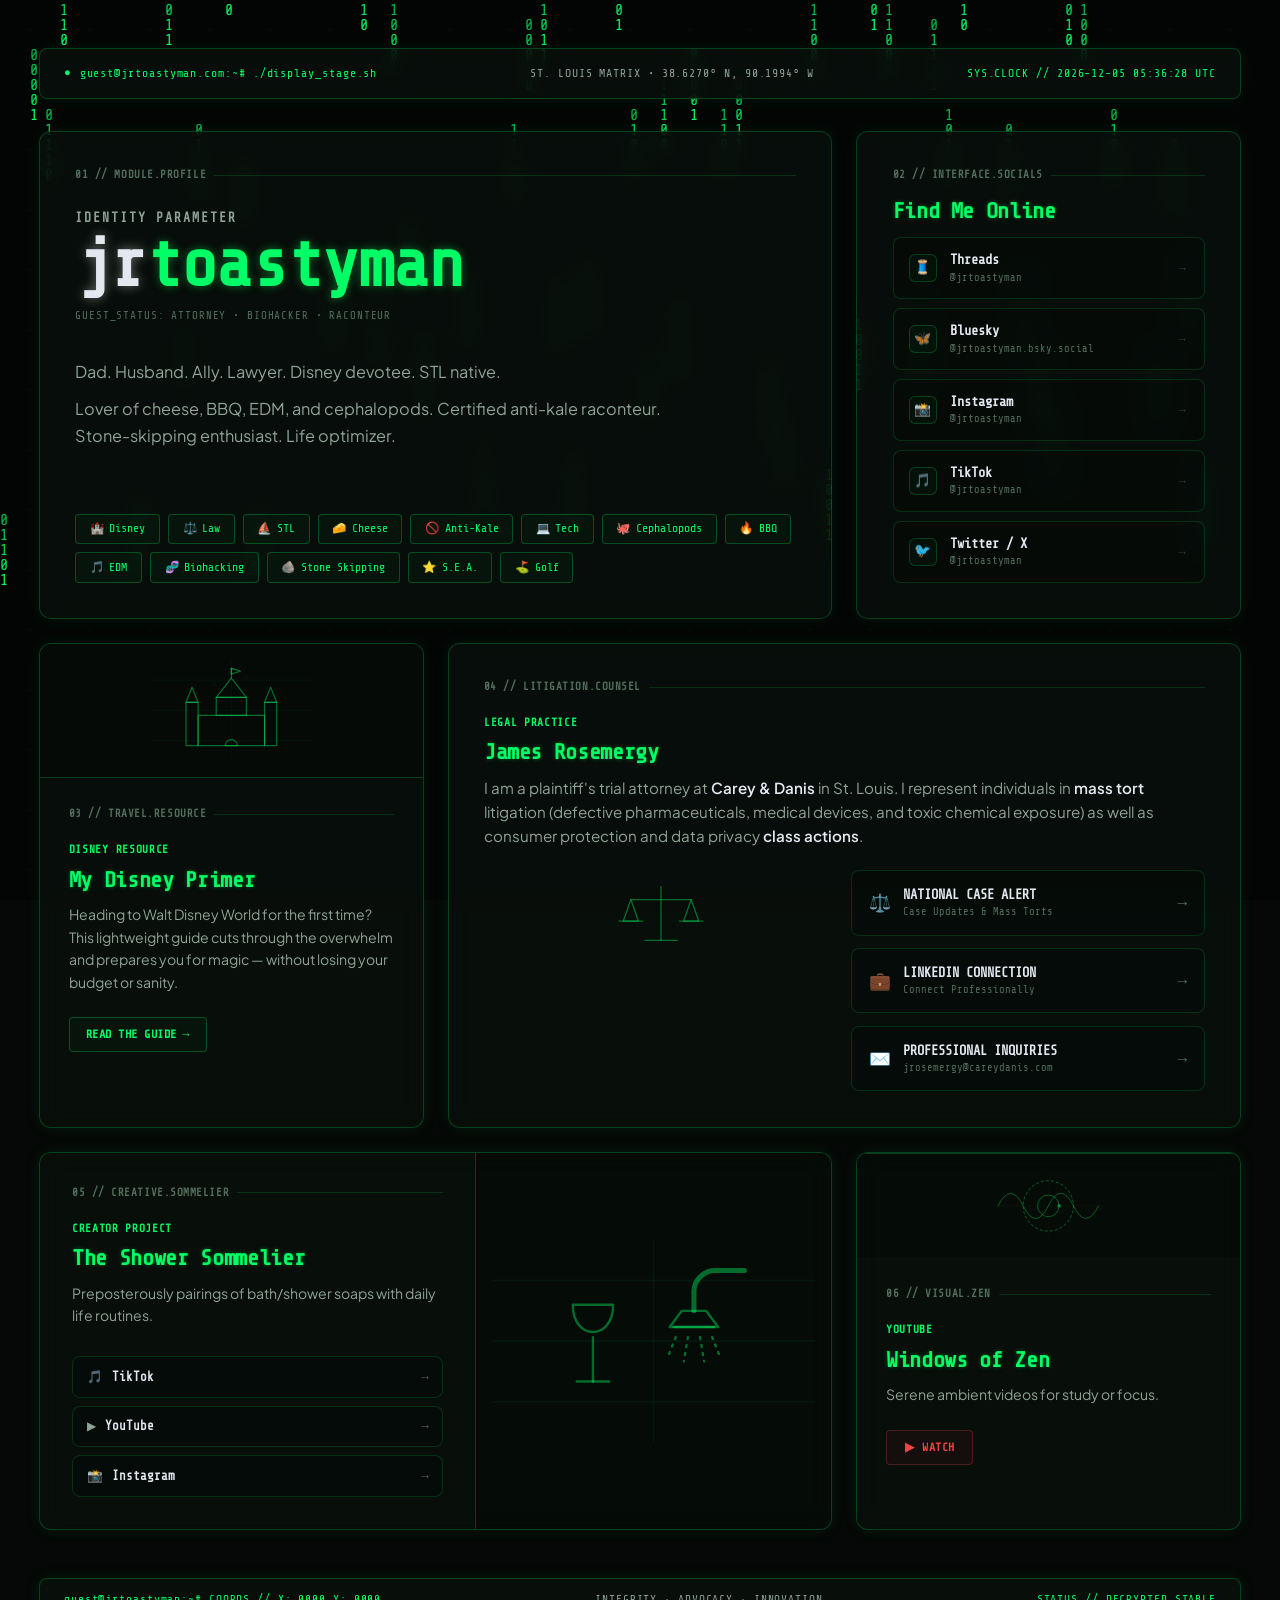
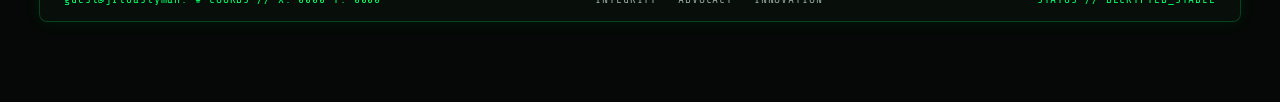
<file: index.html>
<!DOCTYPE html>
<html lang="en">
<head>
  <meta charset="UTF-8" />
  <meta name="viewport" content="width=device-width, initial-scale=1.0" />
  <title>@jrtoastyman | Matrix Terminal Landing Page</title>
  <meta name="description" content="Dad. Husband. Ally. Lawyer. Disney devotee. STL native. Lover of cheese, BBQ, EDM, and cephalopods. Raconteur & stone-skipping enthusiast." />
  
  <!-- Preconnect & Fonts -->
  <link rel="preconnect" href="https://fonts.googleapis.com" />
  <link rel="preconnect" href="https://fonts.gstatic.com" crossorigin />
  <link href="https://fonts.googleapis.com/css2?family=Outfit:wght@500;700;800;900&family=Plus+Jakarta+Sans:wght@400;500;600;700&family=Share+Tech+Mono&display=swap" rel="stylesheet" />
  
  <!-- CSS Stylesheet -->
  <link rel="stylesheet" href="style.css" />
</head>
<body>

  <!-- Matrix Digital Code Canvas -->
  <canvas id="matrix-canvas"></canvas>
  <div class="grid-lines"></div>

  <div class="page-wrapper">
    <!-- Top Active Terminal Header -->
    <header class="hud-header">
      <div class="header-left">
        <span class="pulse-indicator">●</span>
        <span>guest@jrtoastyman.com:~# ./display_stage.sh</span>
      </div>
      <div class="header-center">
        ST. LOUIS MATRIX &bull; 38.6270° N, 90.1994° W
      </div>
      <div class="header-right">
        SYS.CLOCK // <span id="hud-clock">00:00:00 UTC</span>
      </div>
    </header>

    <main class="bento-grid">
      <!-- 01: HERO CARD (Row 1, span 2) -->
      <section class="bento-card hero-card" id="hero-card">
        <div class="card-content">
          <div class="card-num-strip">01 // MODULE.PROFILE</div>
          
          <div class="hero-block">
            <p class="hero-subtitle">identity parameter</p>
            <h1 class="hero-title"><span>jr</span>toastyman</h1>
            <p class="hero-details">guest_status: attorney &bull; biohacker &bull; raconteur</p>
          </div>
          
          <div class="hero-bio">
            <p>Dad. Husband. Ally. Lawyer. Disney devotee. STL native.</p>
            <p>Lover of cheese, BBQ, EDM, and cephalopods. Certified anti-kale raconteur. Stone-skipping enthusiast. Life optimizer.</p>
          </div>
          
          <div class="tag-cloud">
            <span class="tag"><span class="tag-icon">🏰</span> Disney</span>
            <span class="tag"><span class="tag-icon">⚖️</span> Law</span>
            <span class="tag"><span class="tag-icon">⛵</span> STL</span>
            <span class="tag"><span class="tag-icon">🧀</span> Cheese</span>
            <span class="tag"><span class="tag-icon">🚫</span> Anti-Kale</span>
            <span class="tag"><span class="tag-icon">💻</span> Tech</span>
            <span class="tag"><span class="tag-icon">🐙</span> Cephalopods</span>
            <span class="tag"><span class="tag-icon">🔥</span> BBQ</span>
            <span class="tag"><span class="tag-icon">🎵</span> EDM</span>
            <span class="tag"><span class="tag-icon">🧬</span> Biohacking</span>
            <span class="tag"><span class="tag-icon">🪨</span> Stone Skipping</span>
            <span class="tag"><span class="tag-icon">⭐</span> S.E.A.</span>
            <span class="tag"><span class="tag-icon">⛳</span> Golf</span>
          </div>
        </div>
      </section>

      <!-- 02: SOCIALS INTERFACE (Row 1, span 1) -->
      <section class="bento-card socials-card" id="socials-card">
        <div class="card-content">
          <div>
            <div class="card-num-strip">02 // INTERFACE.SOCIALS</div>
            <h2 class="card-heading">Find Me Online</h2>
            
            <div class="socials-list">
              <a href="https://www.threads.net/@jrtoastyman" target="_blank" rel="noopener" class="social-item">
                <div class="social-icon">🧵</div>
                <div class="social-info">
                  <span class="social-name">Threads</span>
                  <span class="social-handle">@jrtoastyman</span>
                </div>
                <span class="social-arrow">→</span>
              </a>

              <a href="https://bsky.app/profile/jrtoastyman.com" target="_blank" rel="noopener" class="social-item">
                <div class="social-icon">🦋</div>
                <div class="social-info">
                  <span class="social-name">Bluesky</span>
                  <span class="social-handle">@jrtoastyman.bsky.social</span>
                </div>
                <span class="social-arrow">→</span>
              </a>

              <a href="https://www.instagram.com/jrtoastyman/" target="_blank" rel="noopener" class="social-item">
                <div class="social-icon">📸</div>
                <div class="social-info">
                  <span class="social-name">Instagram</span>
                  <span class="social-handle">@jrtoastyman</span>
                </div>
                <span class="social-arrow">→</span>
              </a>

              <a href="https://www.tiktok.com/@jrtoastyman" target="_blank" rel="noopener" class="social-item">
                <div class="social-icon">🎵</div>
                <div class="social-info">
                  <span class="social-name">TikTok</span>
                  <span class="social-handle">@jrtoastyman</span>
                </div>
                <span class="social-arrow">→</span>
              </a>

              <a href="https://twitter.com/jrtoastyman" target="_blank" rel="noopener" class="social-item">
                <div class="social-icon">🐦</div>
                <div class="social-info">
                  <span class="social-name">Twitter / X</span>
                  <span class="social-handle">@jrtoastyman</span>
                </div>
                <span class="social-arrow">→</span>
              </a>
            </div>
          </div>
        </div>
      </section>

      <!-- 03: DISNEY MODULE (Row 2, span 1) -->
      <a href="https://www.wdwfirsttimer.com/" target="_blank" rel="noopener" class="bento-card disney-card" id="disney-card">
        <div class="card-image-wrapper">
          <!-- Outline Castle Vector schematic -->
          <svg class="schematic-svg" viewBox="0 0 160 100">
            <!-- Coordinates grid -->
            <line x1="0" y1="20" x2="160" y2="20" class="schematic-grid" />
            <line x1="0" y1="50" x2="160" y2="50" class="schematic-grid" />
            <line x1="0" y1="80" x2="160" y2="80" class="schematic-grid" />
            <line x1="80" y1="0" x2="80" y2="100" class="schematic-grid" />
            
            <!-- Left Tower block -->
            <rect x="35" y="42" width="12" height="43" fill="none" />
            <polygon points="35,42 41,27 47,42" fill="none" />
            
            <!-- Right Tower block -->
            <rect x="113" y="42" width="12" height="43" fill="none" />
            <polygon points="113,42 119,27 125,42" fill="none" />
            
            <!-- Main Wall block -->
            <rect x="47" y="55" width="66" height="30" fill="none" />
            
            <!-- Center Keep block -->
            <rect x="65" y="37" width="30" height="18" fill="none" />
            <polygon points="65,37 80,18 95,37" fill="none" />
            
            <!-- Castle Flag Pole & Flag Banner -->
            <line x1="80" y1="18" x2="80" y2="8" />
            <path class="castle-flag" d="M 80 8 L 89 11 L 80 14 Z" fill="none" />
            
            <!-- Gate Arch -->
            <path d="M 74 85 A 6 6 0 0 1 86 85 Z" fill="none" />
            
            <!-- Neon Sparkles -->
            <polygon class="magic-sparkle sparkle-1" points="63,22 65,24 63,26 61,24" />
            <polygon class="magic-sparkle sparkle-2" points="95,15 97,17 95,19 93,17" />
          </svg>
        </div>
        <div class="card-content">
          <div>
            <div class="card-num-strip">03 // TRAVEL.RESOURCE</div>
            <span class="card-tag">Disney Resource</span>
            <h2 class="card-heading">My Disney Primer</h2>
            <p class="card-desc">Heading to Walt Disney World for the first time? This lightweight guide cuts through the overwhelm and prepares you for magic — without losing your budget or sanity.</p>
          </div>
          <span class="card-link">Read the Guide <span class="arrow">→</span></span>
        </div>
      </a>

      <!-- 04: LEGAL PROFESSIONAL Practice (Row 2, span 2) -->
      <section class="bento-card pro-card" id="pro-card">
        <div class="card-content">
          <div>
            <div class="card-num-strip">04 // LITIGATION.COUNSEL</div>
            <span class="card-tag">Legal Practice</span>
            <h2 class="card-heading">James Rosemergy</h2>
            
            <p class="pro-desc">
              I am a plaintiff's trial attorney at <strong>Carey &amp; Danis</strong> in St. Louis. I represent individuals in <strong>mass tort</strong> litigation (defective pharmaceuticals, medical devices, and toxic chemical exposure) as well as consumer protection and data privacy <strong>class actions</strong>.
            </p>
          </div>

          <div>
            <div class="pro-links">
              <!-- Digital Justice Scales Vector -->
              <div style="width: 100%; display: flex; justify-content: center; padding: 0.5rem 0;">
                <svg class="schematic-svg" style="height: 70px; width: 140px;" viewBox="40 20 80 65">
                  <!-- Stand Hinge -->
                  <line x1="80" y1="28" x2="80" y2="78" />
                  <line x1="65" y1="78" x2="95" y2="78" />
                  
                  <!-- Tilting Beam -->
                  <g class="scale-beam">
                    <line x1="52" y1="40" x2="108" y2="40" />
                    <!-- Left Pan & Hanger -->
                    <path class="scale-pan-left" d="M 52 40 L 45 60 L 59 60 Z" fill="none" />
                    <line class="scale-pan-left" x1="41" y1="60" x2="63" y2="60" />
                    
                    <!-- Right Pan & Hanger -->
                    <path class="scale-pan-right" d="M 108 40 L 101 60 L 115 60 Z" fill="none" />
                    <line class="scale-pan-right" x1="97" y1="60" x2="119" y2="60" />
                  </g>
                </svg>
              </div>

              <div style="display: grid; grid-template-columns: repeat(auto-fit, minmax(220px, 1fr)); gap: 0.8rem; width: 100%;">
                <a href="https://www.nationalcasealert.com" target="_blank" rel="noopener" class="pro-link-button">
                  <span class="pro-icon">⚖️</span>
                  <div class="pro-text">
                    <span class="pro-title">National Case Alert</span>
                    <span class="pro-subtitle">Case Updates &amp; Mass Torts</span>
                  </div>
                  <span class="arrow">→</span>
                </a>

                <a href="https://www.linkedin.com/in/james-rosemergy-a0a18a7/" target="_blank" rel="noopener" class="pro-link-button">
                  <span class="pro-icon">💼</span>
                  <div class="pro-text">
                    <span class="pro-title">LinkedIn Connection</span>
                    <span class="pro-subtitle">Connect Professionally</span>
                  </div>
                  <span class="arrow">→</span>
                </a>

                <a href="mailto:jrosemergy@careydanis.com" class="pro-link-button">
                  <span class="pro-icon">✉️</span>
                  <div class="pro-text">
                    <span class="pro-title">Professional Inquiries</span>
                    <span class="pro-subtitle">jrosemergy@careydanis.com</span>
                  </div>
                  <span class="arrow">→</span>
                </a>
              </div>
            </div>
          </div>
        </div>
      </section>

      <!-- 05: SHOWER SOMMELIER MODULE (Row 3, span 2) -->
      <section class="bento-card sommelier-card" id="sommelier-card">
        <div class="card-image-wrapper">
          <!-- Industrial Technical SVG for Shower Sommelier -->
          <svg class="schematic-svg" viewBox="0 0 160 100">
            <!-- Coordinates grid -->
            <line x1="0" y1="20" x2="160" y2="20" class="schematic-grid" />
            <line x1="0" y1="50" x2="160" y2="50" class="schematic-grid" />
            <line x1="0" y1="80" x2="160" y2="80" class="schematic-grid" />
            <line x1="80" y1="0" x2="80" y2="100" class="schematic-grid" />
            
            <!-- Wine Glass Outlines -->
            <path d="M 40 32 C 40 50 60 50 60 32 Z" />
            <line x1="50" y1="48" x2="50" y2="70" />
            <line x1="42" y1="70" x2="58" y2="70" />
            
            <!-- Neon Bubbles -->
            <circle class="somm-bubble bubble-1" cx="48" cy="40" r="1.5" />
            <circle class="somm-bubble bubble-2" cx="52" cy="43" r="1.2" />
            <circle class="somm-bubble bubble-3" cx="45" cy="45" r="1.0" />
            
            <!-- Shower Head schematics -->
            <path d="M 125 15 L 110 15 C 105 15 100 20 100 25 L 100 35" stroke-width="2.5" />
            <polygon points="94,35 106,35 112,43 88,43" fill="none" />
            <line x1="90" y1="43" x2="110" y2="43" />
            
            <!-- Droplet Lines -->
            <line x1="91" y1="48" x2="87" y2="58" stroke-dasharray="1 3" />
            <line x1="97" y1="48" x2="95" y2="60" stroke-dasharray="1 3" />
            <line x1="103" y1="48" x2="105" y2="60" stroke-dasharray="1 3" />
            <line x1="109" y1="48" x2="113" y2="58" stroke-dasharray="1 3" />
          </svg>
        </div>
        <div class="card-content">
          <div>
            <div class="card-num-strip">05 // CREATIVE.SOMMELIER</div>
            <span class="card-tag">Creator Project</span>
            <h2 class="card-heading">The Shower Sommelier</h2>
            <p class="card-desc">Preposterously pairings of bath/shower soaps with daily life routines.</p>
          </div>
          
          <div class="sommelier-links">
            <a href="https://www.tiktok.com/@theshowersommelier" target="_blank" rel="noopener" class="somm-link">
              <span class="somm-icon">🎵</span>
              <span class="somm-text">TikTok</span>
              <span class="somm-arrow">→</span>
            </a>
            <a href="https://www.youtube.com/@ShowerSommelier/" target="_blank" rel="noopener" class="somm-link">
              <span class="somm-icon">▶</span>
              <span class="somm-text">YouTube</span>
              <span class="somm-arrow">→</span>
            </a>
            <a href="https://www.instagram.com/theshowersommelier/" target="_blank" rel="noopener" class="somm-link">
              <span class="somm-icon">📸</span>
              <span class="somm-text">Instagram</span>
              <span class="somm-arrow">→</span>
            </a>
          </div>
        </div>
      </section>

      <!-- 06: ZEN AMBIENT DISPLAY (Row 3, span 1) -->
      <a href="https://www.youtube.com/channel/UC0C1Mh-EbGnlSL0Q5fTiUzg" target="_blank" rel="noopener" class="bento-card zen-card" id="zen-card">
        <div class="card-image-wrapper">
          <!-- Oscilloscope Vector Schematic SVG -->
          <svg class="schematic-svg" viewBox="0 0 160 100">
            <!-- Blueprint Grid -->
            <line x1="0" y1="50" x2="160" y2="50" class="schematic-grid" />
            <line x1="80" y1="0" x2="80" y2="100" class="schematic-grid" />
            
            <circle cx="80" cy="50" r="35" stroke-dasharray="3 4" />
            <circle cx="80" cy="50" r="15" />
            
            <!-- Zen Orbit Traveler dot -->
            <circle class="zen-traveler" cx="95" cy="50" r="2.5" />
            
            <!-- Wave -->
            <path d="M 10 50 Q 27.5 15 45 50 T 80 50 T 115 50 T 150 50" />
          </svg>
        </div>
        <div class="card-content">
          <div>
            <div class="card-num-strip">06 // VISUAL.ZEN</div>
            <span class="card-tag">YouTube</span>
            <h2 class="card-heading">Windows of Zen</h2>
            <p class="card-desc">Serene ambient videos for study or focus.</p>
          </div>
          
          <div class="youtube-badge">
            <span class="play-icon">▶</span> Watch
          </div>
        </div>
      </a>
    </main>

    <!-- Bottom Command Line Ticker -->
    <footer class="hud-footer">
      <div class="footer-item">guest@jrtoastyman:~# COORDS // X: <span id="cursor-x">0000</span> Y: <span id="cursor-y">0000</span></div>
      <div class="footer-item center-item">INTEGRITY · ADVOCACY · INNOVATION</div>
      <div class="footer-item">STATUS // DECRYPTED_STABLE</div>
    </footer>

  </div>

  <!-- JS Logic -->
  <script src="script.js"></script>
</body>
</html>
</file>
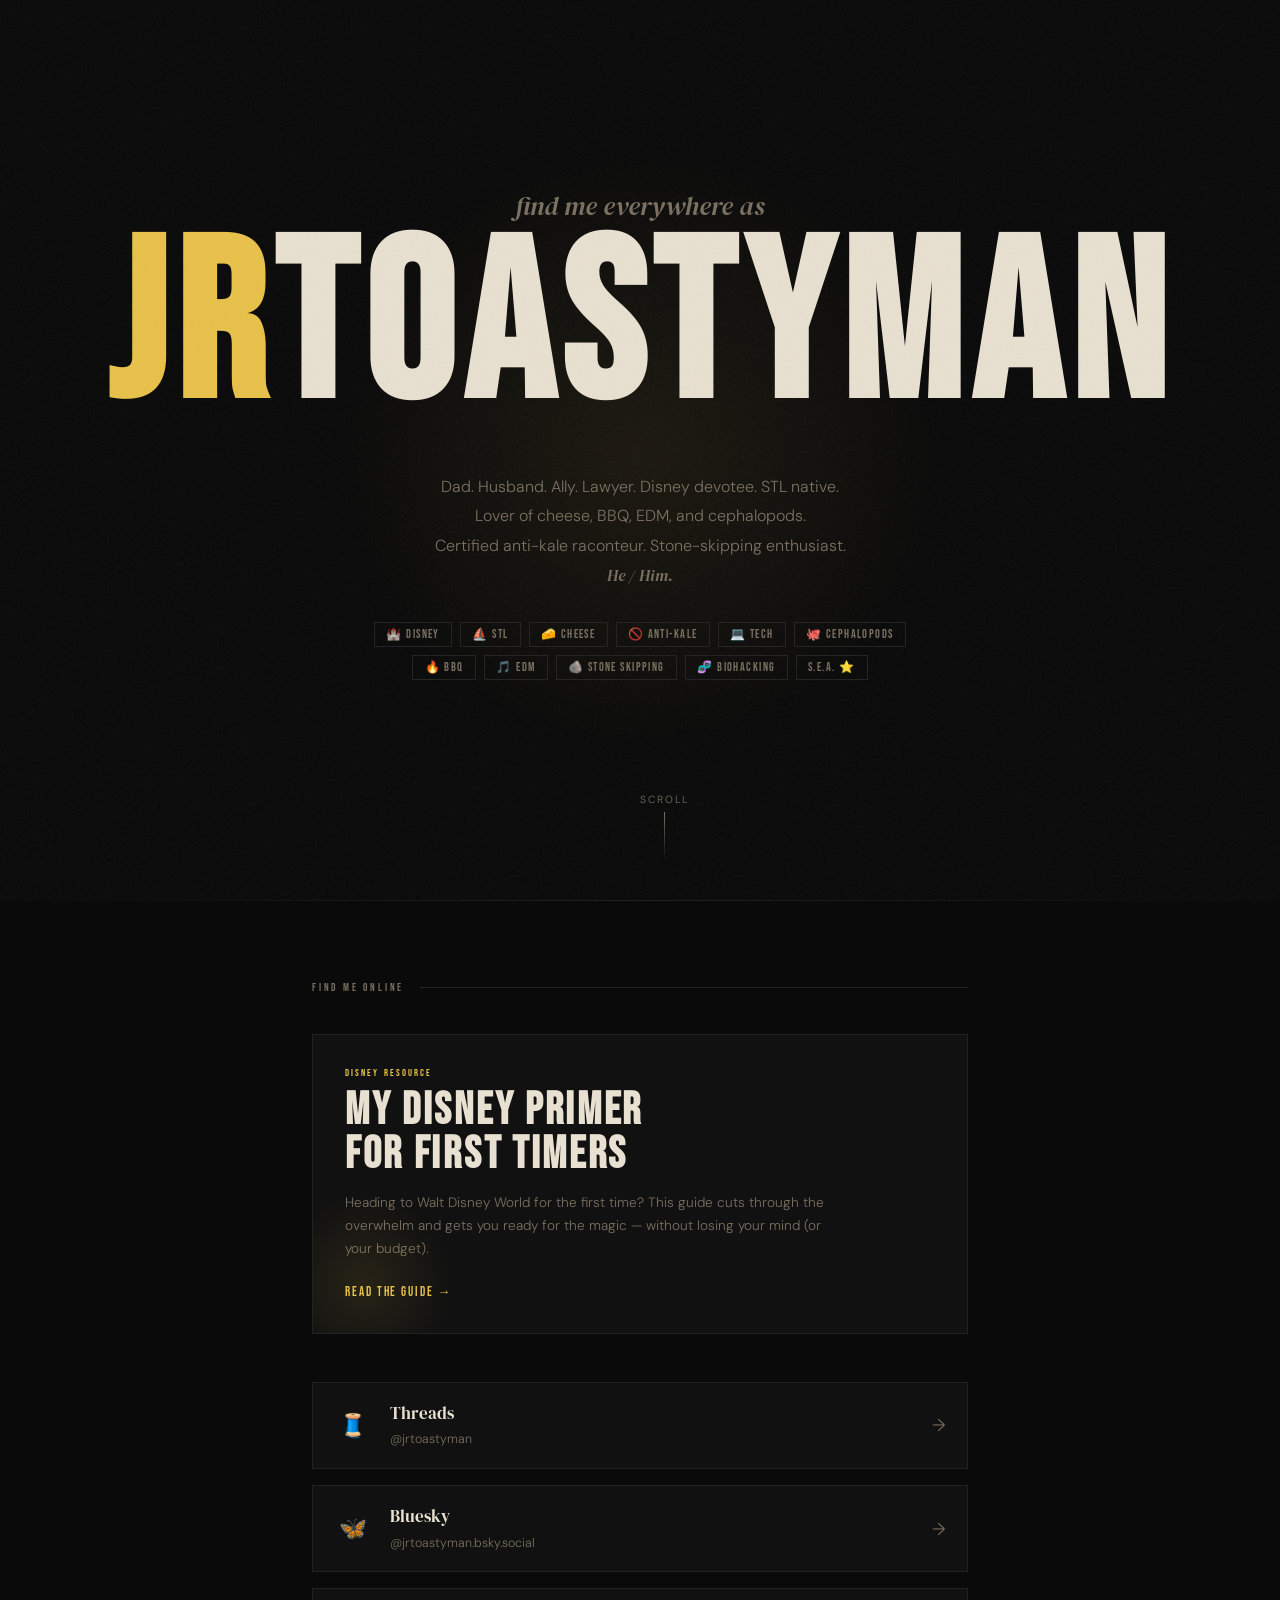
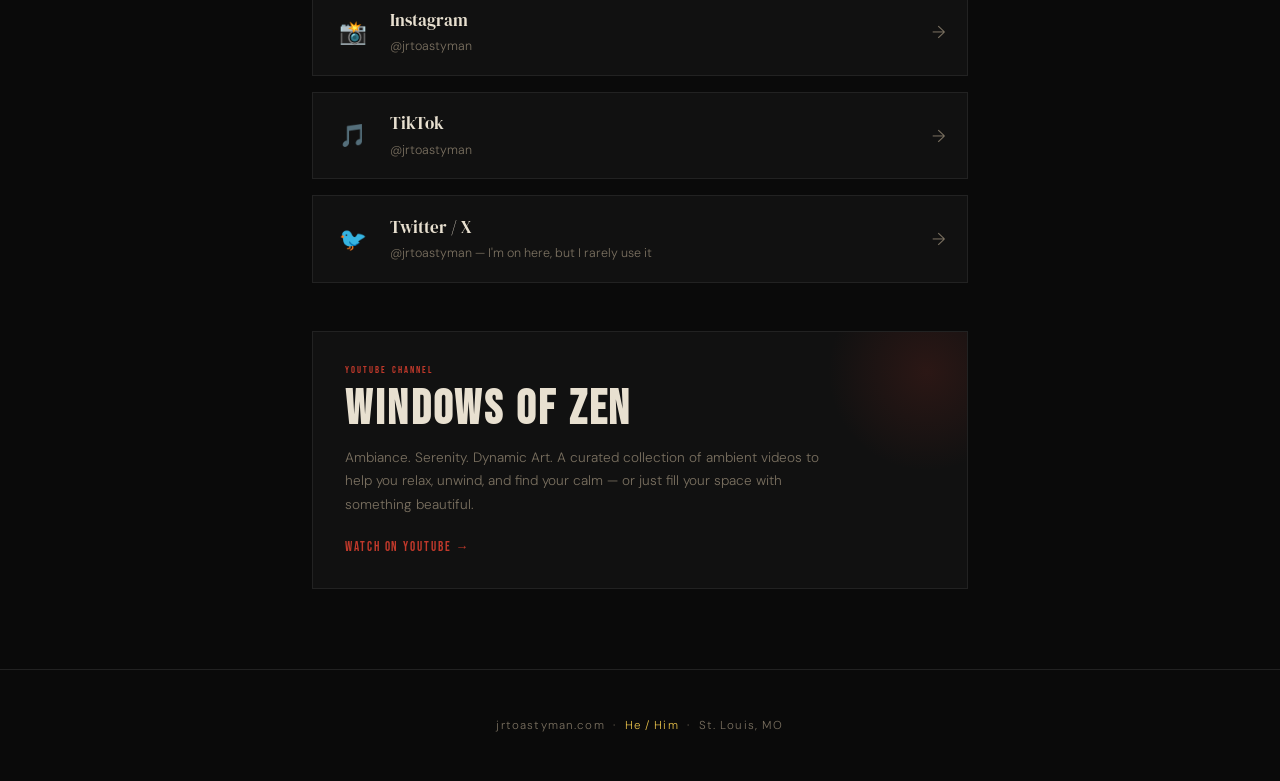
<file: index_2.html>
<!DOCTYPE html>
<html lang="en">
<head>
  <meta charset="UTF-8" />
  <meta name="viewport" content="width=device-width, initial-scale=1.0" />
  <title>@jrtoastyman</title>
  <meta name="description" content="Dad. Husband. Ally. Lawyer. Disney. STL. Cheese. Anti-Kale. Raconteur. Cephalopods. Stone-skipping. BBQ. EDM. Biohacking. He/Him." />
  <link rel="preconnect" href="https://fonts.googleapis.com" />
  <link rel="preconnect" href="https://fonts.gstatic.com" crossorigin />
  <link href="https://fonts.googleapis.com/css2?family=Bebas+Neue&family=DM+Serif+Display:ital@0;1&family=DM+Sans:wght@300;400;500&display=swap" rel="stylesheet" />

  <style>
    *, *::before, *::after { box-sizing: border-box; margin: 0; padding: 0; }

    :root {
      --bg:        #0a0a0a;
      --surface:   #111111;
      --border:    #222222;
      --accent:    #e8c14a;
      --accent2:   #c0392b;
      --text:      #e8e0d0;
      --muted:     #7a7060;
      --font-head: 'Bebas Neue', sans-serif;
      --font-serif: 'DM Serif Display', serif;
      --font-body: 'DM Sans', sans-serif;
    }

    html { scroll-behavior: smooth; }

    body {
      background: var(--bg);
      color: var(--text);
      font-family: var(--font-body);
      font-weight: 300;
      min-height: 100vh;
      overflow-x: hidden;
    }

    /* ── Grain overlay ── */
    body::before {
      content: '';
      position: fixed;
      inset: 0;
      background-image: url("data:image/svg+xml,%3Csvg viewBox='0 0 512 512' xmlns='http://www.w3.org/2000/svg'%3E%3Cfilter id='n'%3E%3CfeTurbulence type='fractalNoise' baseFrequency='0.75' numOctaves='4' stitchTiles='stitch'/%3E%3C/filter%3E%3Crect width='100%25' height='100%25' filter='url(%23n)' opacity='1'/%3E%3C/svg%3E");
      opacity: 0.04;
      pointer-events: none;
      z-index: 9999;
    }

    /* ── Hero ── */
    .hero {
      position: relative;
      min-height: 100vh;
      display: flex;
      flex-direction: column;
      align-items: center;
      justify-content: center;
      padding: 4rem 2rem 6rem;
      text-align: center;
      overflow: hidden;
    }

    /* radial glow behind hero content */
    .hero::after {
      content: '';
      position: absolute;
      top: 50%;
      left: 50%;
      transform: translate(-50%, -50%);
      width: 600px;
      height: 600px;
      background: radial-gradient(circle, rgba(232,193,74,0.08) 0%, transparent 70%);
      pointer-events: none;
    }

    .hero-handle {
      font-family: var(--font-head);
      font-size: clamp(5rem, 18vw, 14rem);
      letter-spacing: 0.04em;
      line-height: 0.9;
      color: var(--text);
      position: relative;
      z-index: 1;
      animation: fadeUp 0.9s cubic-bezier(0.16, 1, 0.3, 1) both;
    }

    .hero-handle span {
      color: var(--accent);
    }

    .hero-at {
      font-family: var(--font-serif);
      font-style: italic;
      font-size: clamp(1rem, 3vw, 1.6rem);
      color: var(--muted);
      margin-bottom: 0.4rem;
      animation: fadeUp 0.9s 0.1s cubic-bezier(0.16, 1, 0.3, 1) both;
      position: relative;
      z-index: 1;
    }

    .hero-bio {
      margin-top: 2.5rem;
      max-width: 640px;
      font-size: clamp(0.85rem, 2.2vw, 1rem);
      line-height: 1.85;
      color: var(--muted);
      animation: fadeUp 0.9s 0.25s cubic-bezier(0.16, 1, 0.3, 1) both;
      position: relative;
      z-index: 1;
    }

    .tag-cloud {
      display: flex;
      flex-wrap: wrap;
      gap: 0.5rem;
      justify-content: center;
      margin-top: 2rem;
      max-width: 560px;
      animation: fadeUp 0.9s 0.35s cubic-bezier(0.16, 1, 0.3, 1) both;
      position: relative;
      z-index: 1;
    }

    .tag {
      font-family: var(--font-head);
      font-size: 0.75rem;
      letter-spacing: 0.12em;
      padding: 0.25rem 0.7rem;
      border: 1px solid var(--border);
      color: var(--muted);
      transition: color 0.2s, border-color 0.2s;
    }

    .tag:hover { color: var(--accent); border-color: var(--accent); }

    .scroll-hint {
      position: absolute;
      bottom: 2.5rem;
      left: 50%;
      transform: translateX(-50%);
      display: flex;
      flex-direction: column;
      align-items: center;
      gap: 0.4rem;
      color: var(--muted);
      font-size: 0.65rem;
      letter-spacing: 0.2em;
      text-transform: uppercase;
      animation: fadeUp 1s 0.6s both;
      z-index: 1;
    }

    .scroll-hint::after {
      content: '';
      display: block;
      width: 1px;
      height: 48px;
      background: linear-gradient(to bottom, var(--muted), transparent);
      animation: scrollPulse 1.8s ease-in-out infinite;
    }

    /* ── Divider ── */
    .rule {
      width: 100%;
      height: 1px;
      background: linear-gradient(to right, transparent, var(--border), transparent);
      margin: 0 auto;
    }

    /* ── Links Section ── */
    .section {
      max-width: 720px;
      margin: 0 auto;
      padding: 5rem 2rem;
    }

    .section-label {
      font-family: var(--font-head);
      font-size: 0.7rem;
      letter-spacing: 0.25em;
      color: var(--muted);
      text-transform: uppercase;
      margin-bottom: 2.5rem;
      display: flex;
      align-items: center;
      gap: 1rem;
    }

    .section-label::after {
      content: '';
      flex: 1;
      height: 1px;
      background: var(--border);
    }

    /* ── Link Cards ── */
    .link-grid {
      display: flex;
      flex-direction: column;
      gap: 1rem;
    }

    .link-card {
      display: flex;
      align-items: center;
      gap: 1.2rem;
      padding: 1.2rem 1.4rem;
      background: var(--surface);
      border: 1px solid var(--border);
      text-decoration: none;
      color: var(--text);
      position: relative;
      overflow: hidden;
      transition: border-color 0.25s, transform 0.2s;
      animation: fadeUp 0.7s cubic-bezier(0.16, 1, 0.3, 1) both;
    }

    .link-card::before {
      content: '';
      position: absolute;
      left: 0;
      top: 0;
      bottom: 0;
      width: 3px;
      background: var(--accent);
      transform: scaleY(0);
      transform-origin: bottom;
      transition: transform 0.25s cubic-bezier(0.16, 1, 0.3, 1);
    }

    .link-card:hover {
      border-color: var(--accent);
      transform: translateX(4px);
    }

    .link-card:hover::before { transform: scaleY(1); }

    .link-icon {
      font-size: 1.4rem;
      width: 2.2rem;
      text-align: center;
      flex-shrink: 0;
    }

    .link-text { flex: 1; }

    .link-title {
      font-family: var(--font-serif);
      font-size: 1.05rem;
      display: block;
      margin-bottom: 0.15rem;
    }

    .link-desc {
      font-size: 0.78rem;
      color: var(--muted);
      line-height: 1.5;
    }

    .link-arrow {
      color: var(--muted);
      font-size: 1.1rem;
      transition: color 0.2s, transform 0.2s;
    }

    .link-card:hover .link-arrow {
      color: var(--accent);
      transform: translateX(3px);
    }

    /* stagger animation delays */
    .link-card:nth-child(1) { animation-delay: 0.05s; }
    .link-card:nth-child(2) { animation-delay: 0.12s; }
    .link-card:nth-child(3) { animation-delay: 0.19s; }
    .link-card:nth-child(4) { animation-delay: 0.26s; }
    .link-card:nth-child(5) { animation-delay: 0.33s; }
    .link-card:nth-child(6) { animation-delay: 0.40s; }
    .link-card:nth-child(7) { animation-delay: 0.47s; }

    /* ── Windows of Zen feature card ── */
    .zen-card {
      margin-top: 3rem;
      padding: 2rem;
      background: var(--surface);
      border: 1px solid var(--border);
      position: relative;
      overflow: hidden;
      text-decoration: none;
      color: var(--text);
      display: block;
      transition: border-color 0.25s;
    }

    .zen-card::after {
      content: '';
      position: absolute;
      top: -60px;
      right: -60px;
      width: 200px;
      height: 200px;
      border-radius: 50%;
      background: radial-gradient(circle, rgba(192,57,43,0.15), transparent 70%);
      pointer-events: none;
    }

    .zen-card:hover { border-color: var(--accent2); }

    .zen-label {
      font-family: var(--font-head);
      font-size: 0.65rem;
      letter-spacing: 0.2em;
      color: var(--accent2);
      text-transform: uppercase;
      margin-bottom: 0.6rem;
    }

    .zen-title {
      font-family: var(--font-head);
      font-size: clamp(1.8rem, 5vw, 3rem);
      letter-spacing: 0.06em;
      line-height: 1;
      margin-bottom: 0.8rem;
    }

    .zen-desc {
      font-size: 0.85rem;
      color: var(--muted);
      line-height: 1.7;
      max-width: 480px;
      margin-bottom: 1.2rem;
    }

    .zen-cta {
      display: inline-flex;
      align-items: center;
      gap: 0.5rem;
      font-family: var(--font-head);
      font-size: 0.8rem;
      letter-spacing: 0.15em;
      color: var(--accent2);
      text-transform: uppercase;
      transition: gap 0.2s;
    }

    .zen-card:hover .zen-cta { gap: 0.9rem; }

    /* ── Disney feature card ── */
    .disney-card {
      margin-top: 1rem;
      padding: 2rem;
      background: var(--surface);
      border: 1px solid var(--border);
      position: relative;
      overflow: hidden;
      text-decoration: none;
      color: var(--text);
      display: block;
      transition: border-color 0.25s;
    }

    .disney-card::after {
      content: '';
      position: absolute;
      bottom: -40px;
      left: -40px;
      width: 180px;
      height: 180px;
      border-radius: 50%;
      background: radial-gradient(circle, rgba(232,193,74,0.1), transparent 70%);
      pointer-events: none;
    }

    .disney-card:hover { border-color: var(--accent); }

    .disney-label {
      font-family: var(--font-head);
      font-size: 0.65rem;
      letter-spacing: 0.2em;
      color: var(--accent);
      text-transform: uppercase;
      margin-bottom: 0.6rem;
    }

    .disney-title {
      font-family: var(--font-head);
      font-size: clamp(1.8rem, 5vw, 2.8rem);
      letter-spacing: 0.06em;
      line-height: 1;
      margin-bottom: 0.8rem;
    }

    .disney-desc {
      font-size: 0.85rem;
      color: var(--muted);
      line-height: 1.7;
      max-width: 480px;
      margin-bottom: 1.2rem;
    }

    .disney-cta {
      display: inline-flex;
      align-items: center;
      gap: 0.5rem;
      font-family: var(--font-head);
      font-size: 0.8rem;
      letter-spacing: 0.15em;
      color: var(--accent);
      text-transform: uppercase;
      transition: gap 0.2s;
    }

    .disney-card:hover .disney-cta { gap: 0.9rem; }

    /* ── Footer ── */
    footer {
      text-align: center;
      padding: 3rem 2rem;
      font-size: 0.72rem;
      color: var(--muted);
      letter-spacing: 0.1em;
      border-top: 1px solid var(--border);
    }

    footer span { color: var(--accent); }

    /* ── Keyframes ── */
    @keyframes fadeUp {
      from { opacity: 0; transform: translateY(24px); }
      to   { opacity: 1; transform: translateY(0); }
    }

    @keyframes scrollPulse {
      0%, 100% { opacity: 0.4; }
      50%       { opacity: 1; }
    }

    /* ── Responsive ── */
    @media (max-width: 480px) {
      .link-card { padding: 1rem 1.1rem; }
      .zen-card, .disney-card { padding: 1.4rem; }
    }
  </style>
</head>
<body>

  <!-- ══════════════════ HERO ══════════════════ -->
  <section class="hero">
    <p class="hero-at">find me everywhere as</p>
    <h1 class="hero-handle"><span>jr</span>toastyman</h1>

    <p class="hero-bio">
      Dad. Husband. Ally. Lawyer. Disney devotee. STL native.<br />
      Lover of cheese, BBQ, EDM, and cephalopods.<br />
      Certified anti-kale raconteur. Stone-skipping enthusiast.<br />
      <em style="font-family: var(--font-serif);">He / Him.</em>
    </p>

    <div class="tag-cloud">
      <span class="tag">🏰 Disney</span>
      <span class="tag">⛵ STL</span>
      <span class="tag">🧀 Cheese</span>
      <span class="tag">🚫 Anti-Kale</span>
      <span class="tag">💻 Tech</span>
      <span class="tag">🐙 Cephalopods</span>
      <span class="tag">🔥 BBQ</span>
      <span class="tag">🎵 EDM</span>
      <span class="tag">🪨 Stone Skipping</span>
      <span class="tag">🧬 Biohacking</span>
      <span class="tag">S.E.A. ⭐</span>
    </div>

    <div class="scroll-hint">scroll</div>
  </section>

  <div class="rule"></div>

  <!-- ══════════════════ SOCIAL LINKS ══════════════════ -->
  <section class="section">
    <p class="section-label">find me online</p>

    <!-- ── Feature: Disney Primer ── -->
    <a class="disney-card" href="https://www.wdwfirsttimer.com/" target="_blank" rel="noopener">
      <p class="disney-label">Disney Resource</p>
      <h2 class="disney-title">My Disney Primer<br/>for First Timers</h2>
      <p class="disney-desc">
        Heading to Walt Disney World for the first time? This guide cuts through the overwhelm and gets you ready for the magic — without losing your mind (or your budget).
      </p>
      <span class="disney-cta">Read the Guide →</span>
    </a>

    <div class="link-grid" style="margin-top: 3rem;">

      <a class="link-card" href="https://www.threads.net/@jrtoastyman" target="_blank" rel="noopener">
        <div class="link-icon">🧵</div>
        <div class="link-text">
          <span class="link-title">Threads</span>
          <span class="link-desc">@jrtoastyman</span>
        </div>
        <span class="link-arrow">→</span>
      </a>

      <a class="link-card" href="https://bsky.app/profile/jrtoastyman.com" target="_blank" rel="noopener">
        <div class="link-icon">🦋</div>
        <div class="link-text">
          <span class="link-title">Bluesky</span>
          <span class="link-desc">@jrtoastyman.bsky.social</span>
        </div>
        <span class="link-arrow">→</span>
      </a>

      <a class="link-card" href="https://www.instagram.com/jrtoastyman/" target="_blank" rel="noopener">
        <div class="link-icon">📸</div>
        <div class="link-text">
          <span class="link-title">Instagram</span>
          <span class="link-desc">@jrtoastyman</span>
        </div>
        <span class="link-arrow">→</span>
      </a>

      <a class="link-card" href="https://www.tiktok.com/@jrtoastyman" target="_blank" rel="noopener">
        <div class="link-icon">🎵</div>
        <div class="link-text">
          <span class="link-title">TikTok</span>
          <span class="link-desc">@jrtoastyman</span>
        </div>
        <span class="link-arrow">→</span>
      </a>

      <a class="link-card" href="https://twitter.com/jrtoastyman" target="_blank" rel="noopener">
        <div class="link-icon">🐦</div>
        <div class="link-text">
          <span class="link-title">Twitter / X</span>
          <span class="link-desc">@jrtoastyman — I'm on here, but I rarely use it</span>
        </div>
        <span class="link-arrow">→</span>
      </a>

    </div>

    <!-- ── Feature: Windows of Zen ── -->
    <a class="zen-card" href="https://www.youtube.com/channel/UC0C1Mh-EbGnlSL0Q5fTiUzg" target="_blank" rel="noopener">
      <p class="zen-label">YouTube Channel</p>
      <h2 class="zen-title">Windows of Zen</h2>
      <p class="zen-desc">
        Ambiance. Serenity. Dynamic Art. A curated collection of ambient videos to help you relax, unwind, and find your calm — or just fill your space with something beautiful.
      </p>
      <span class="zen-cta">Watch on YouTube →</span>
    </a>

  </section>

  <footer>
    <p>jrtoastyman.com &nbsp;·&nbsp; <span>He / Him</span> &nbsp;·&nbsp; St. Louis, MO</p>
    <p style="margin-top:0.5rem
</file>
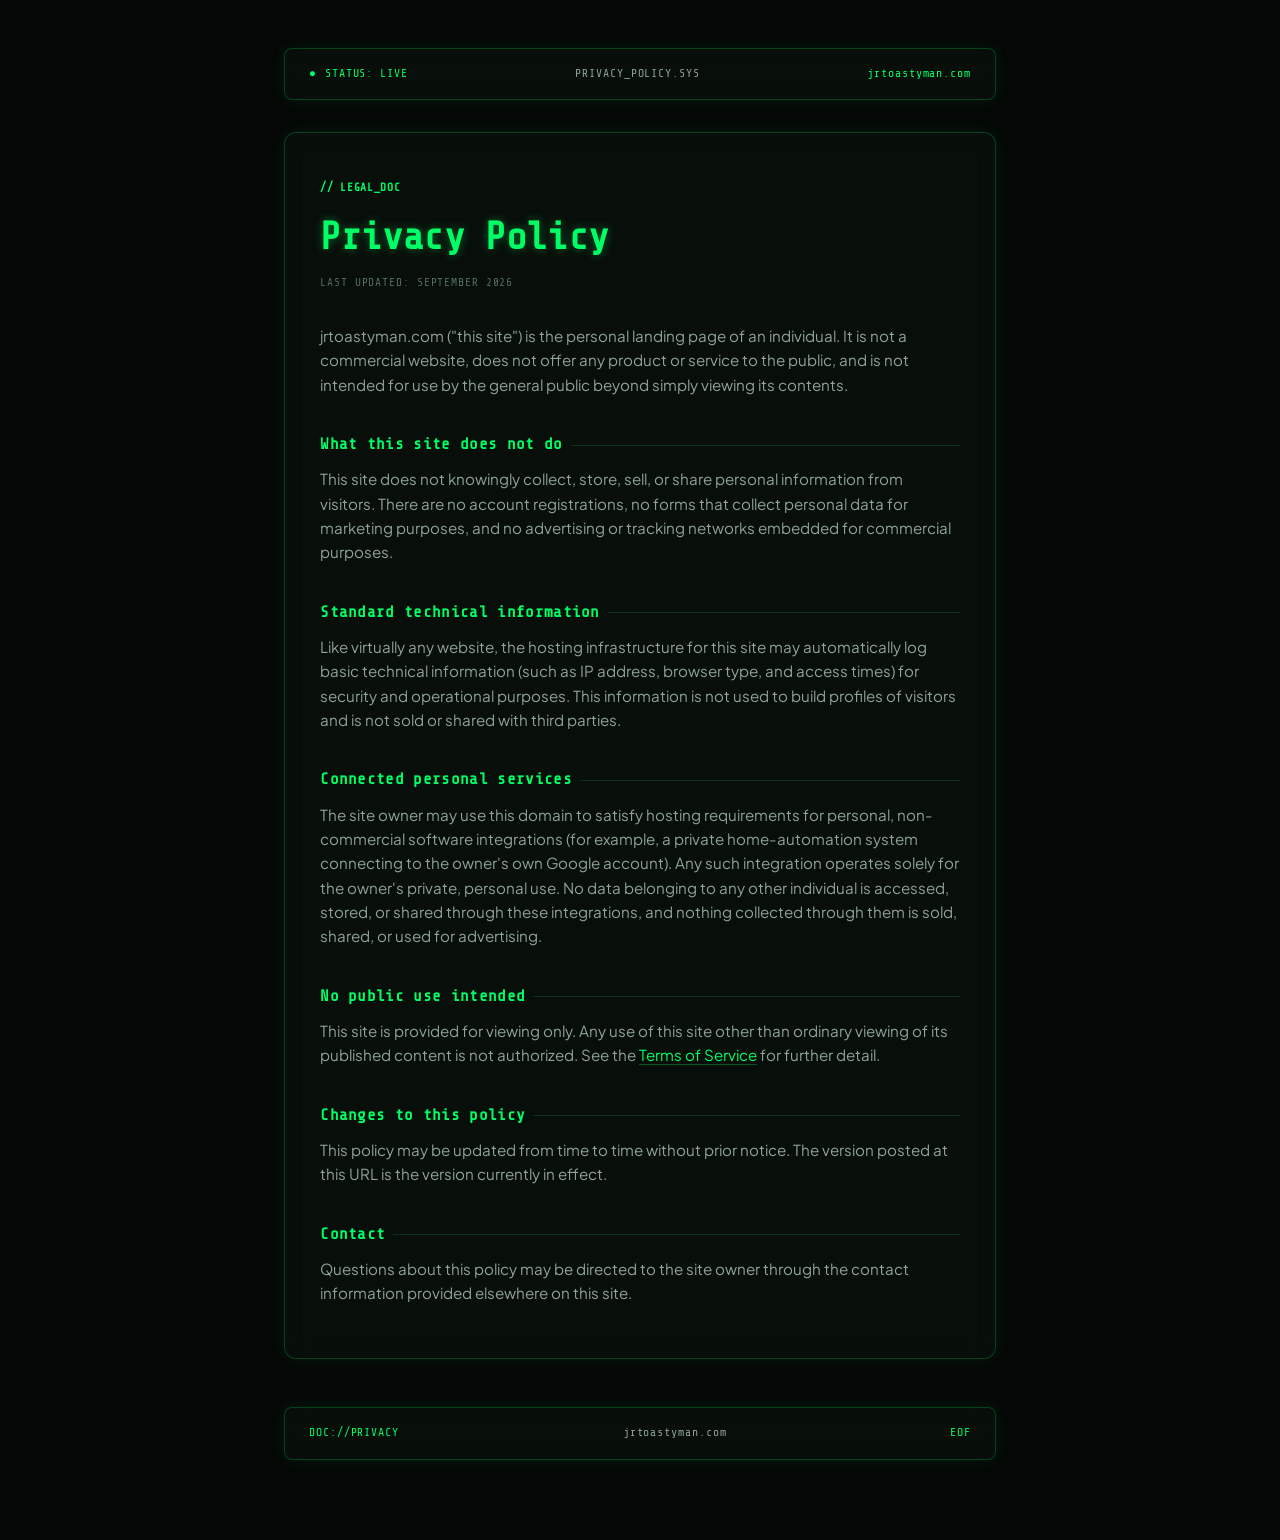
<file: privacy-policy.html>
<!DOCTYPE html>
<html lang="en">
<head>
<meta charset="UTF-8">
<meta name="viewport" content="width=device-width, initial-scale=1.0">
<title>Privacy Policy | jrtoastyman.com</title>
<link rel="preconnect" href="https://fonts.googleapis.com">
<link rel="preconnect" href="https://fonts.gstatic.com" crossorigin>
<link href="https://fonts.googleapis.com/css2?family=Outfit:wght@600;700;800&family=Plus+Jakarta+Sans:wght@400;500;600&family=Share+Tech+Mono&display=swap" rel="stylesheet">
<style>
  :root {
    --bg-canvas: #050806;
    --bg-panel: rgba(10, 16, 12, 0.75);
    --border-color: rgba(0, 255, 102, 0.22);
    --border-color-hover: rgba(0, 255, 102, 0.6);
    --text-main: #e2e8f0;
    --text-muted: #8fa397;
    --text-light: #526f5d;
    --accent-green: #00ff66;
    --font-head: 'Outfit', sans-serif;
    --font-body: 'Plus Jakarta Sans', sans-serif;
    --font-mono: 'Share Tech Mono', monospace;
    --shadow-glow: 0 0 15px rgba(0, 255, 102, 0.08);
  }

  *, *::before, *::after { box-sizing: border-box; margin: 0; padding: 0; }

  html { background-color: var(--bg-canvas); }

  body {
    background: var(--bg-canvas);
    color: var(--text-main);
    font-family: var(--font-body);
    min-height: 100vh;
    line-height: 1.6;
    position: relative;
  }

  .grid-lines {
    position: fixed;
    inset: 0;
    background-size: 60px 60px;
    background-image: radial-gradient(rgba(0, 255, 102, 0.05) 1.2px, transparent 1.2px);
    z-index: -1;
    pointer-events: none;
  }

  .page-wrapper {
    max-width: 760px;
    margin: 0 auto;
    padding: 3rem 1.5rem 5rem;
    position: relative;
    z-index: 2;
  }

  .hud-header, .hud-footer {
    display: flex;
    justify-content: space-between;
    align-items: center;
    padding: 1rem 1.5rem;
    border: 1px solid var(--border-color);
    background: var(--bg-panel);
    backdrop-filter: blur(12px);
    -webkit-backdrop-filter: blur(12px);
    border-radius: 8px;
    box-shadow: var(--shadow-glow);
    font-family: var(--font-mono);
    font-size: 0.72rem;
    letter-spacing: 0.08em;
    color: var(--accent-green);
  }

  .hud-header { margin-bottom: 2rem; }
  .hud-footer { margin-top: 3rem; }

  .header-left { display: flex; align-items: center; gap: 0.5rem; }

  .pulse-indicator {
    color: var(--accent-green);
    animation: indicator-fade 1.5s infinite alternate ease-in-out;
  }

  @keyframes indicator-fade { 0% { opacity: 0.3; } 100% { opacity: 1; } }

  .header-center, .center-item { color: var(--text-muted); font-weight: 500; }

  .panel {
    position: relative;
    background: var(--bg-panel);
    border: 1px solid var(--border-color);
    border-radius: 12px;
    backdrop-filter: blur(12px);
    -webkit-backdrop-filter: blur(12px);
    box-shadow: var(--shadow-glow);
    padding: 2.4rem 2.2rem;
  }

  .doc-tag {
    font-family: var(--font-mono);
    font-size: 0.7rem;
    letter-spacing: 0.06em;
    text-transform: uppercase;
    color: var(--accent-green);
    margin-bottom: 0.6rem;
    display: inline-block;
    font-weight: bold;
  }

  h1 {
    font-family: var(--font-mono);
    font-size: clamp(1.8rem, 4vw, 2.4rem);
    font-weight: 700;
    color: var(--accent-green);
    text-shadow: 0 0 10px rgba(0, 255, 102, 0.4);
    letter-spacing: -0.01em;
    margin-bottom: 0.4rem;
  }

  .updated {
    font-family: var(--font-mono);
    font-size: 0.7rem;
    letter-spacing: 0.08em;
    text-transform: uppercase;
    color: var(--text-light);
    margin-bottom: 2rem;
  }

  h2 {
    font-family: var(--font-mono);
    font-size: 1rem;
    letter-spacing: 0.02em;
    color: var(--accent-green);
    margin-top: 2.2rem;
    margin-bottom: 0.6rem;
    display: flex;
    align-items: center;
    gap: 0.5rem;
  }

  h2::after {
    content: '';
    flex-grow: 1;
    height: 1px;
    background: rgba(0, 255, 102, 0.15);
  }

  p {
    font-size: 0.95rem;
    color: var(--text-muted);
    margin-bottom: 0.9rem;
  }

  a {
    color: var(--accent-green);
    text-decoration: none;
    border-bottom: 1px solid rgba(0, 255, 102, 0.3);
    transition: all 0.25s ease;
  }

  a:hover {
    color: #ffffff;
    border-color: var(--accent-green);
    text-shadow: 0 0 6px rgba(0, 255, 102, 0.5);
  }

  @media (max-width: 600px) {
    .page-wrapper { padding: 1.2rem 1rem 3rem; }
    .panel { padding: 1.6rem 1.3rem; }
    .hud-header, .hud-footer { flex-direction: column; gap: 0.4rem; text-align: center; }
  }

  @media (prefers-reduced-motion: reduce) {
    .pulse-indicator { animation: none !important; }
  }
</style>
</head>
<body>

<div class="grid-lines"></div>

<div class="page-wrapper">

  <div class="hud-header">
    <div class="header-left"><span class="pulse-indicator">●</span> STATUS: LIVE</div>
    <div class="header-center">PRIVACY_POLICY.SYS</div>
    <div class="header-right">jrtoastyman.com</div>
  </div>

  <div class="panel">
    <span class="doc-tag">// legal_doc</span>
    <h1>Privacy Policy</h1>
    <p class="updated">Last updated: September 2026</p>

    <p>jrtoastyman.com ("this site") is the personal landing page of an individual. It is not a commercial website, does not offer any product or service to the public, and is not intended for use by the general public beyond simply viewing its contents.</p>

    <h2>What this site does not do</h2>
    <p>This site does not knowingly collect, store, sell, or share personal information from visitors. There are no account registrations, no forms that collect personal data for marketing purposes, and no advertising or tracking networks embedded for commercial purposes.</p>

    <h2>Standard technical information</h2>
    <p>Like virtually any website, the hosting infrastructure for this site may automatically log basic technical information (such as IP address, browser type, and access times) for security and operational purposes. This information is not used to build profiles of visitors and is not sold or shared with third parties.</p>

    <h2>Connected personal services</h2>
    <p>The site owner may use this domain to satisfy hosting requirements for personal, non-commercial software integrations (for example, a private home-automation system connecting to the owner's own Google account). Any such integration operates solely for the owner's private, personal use. No data belonging to any other individual is accessed, stored, or shared through these integrations, and nothing collected through them is sold, shared, or used for advertising.</p>

    <h2>No public use intended</h2>
    <p>This site is provided for viewing only. Any use of this site other than ordinary viewing of its published content is not authorized. See the <a href="/terms-of-service.html">Terms of Service</a> for further detail.</p>

    <h2>Changes to this policy</h2>
    <p>This policy may be updated from time to time without prior notice. The version posted at this URL is the version currently in effect.</p>

    <h2>Contact</h2>
    <p>Questions about this policy may be directed to the site owner through the contact information provided elsewhere on this site.</p>
  </div>

  <div class="hud-footer">
    <div>DOC://PRIVACY</div>
    <div class="center-item">jrtoastyman.com</div>
    <div>EOF</div>
  </div>

</div>

</body>
</html>
</file>
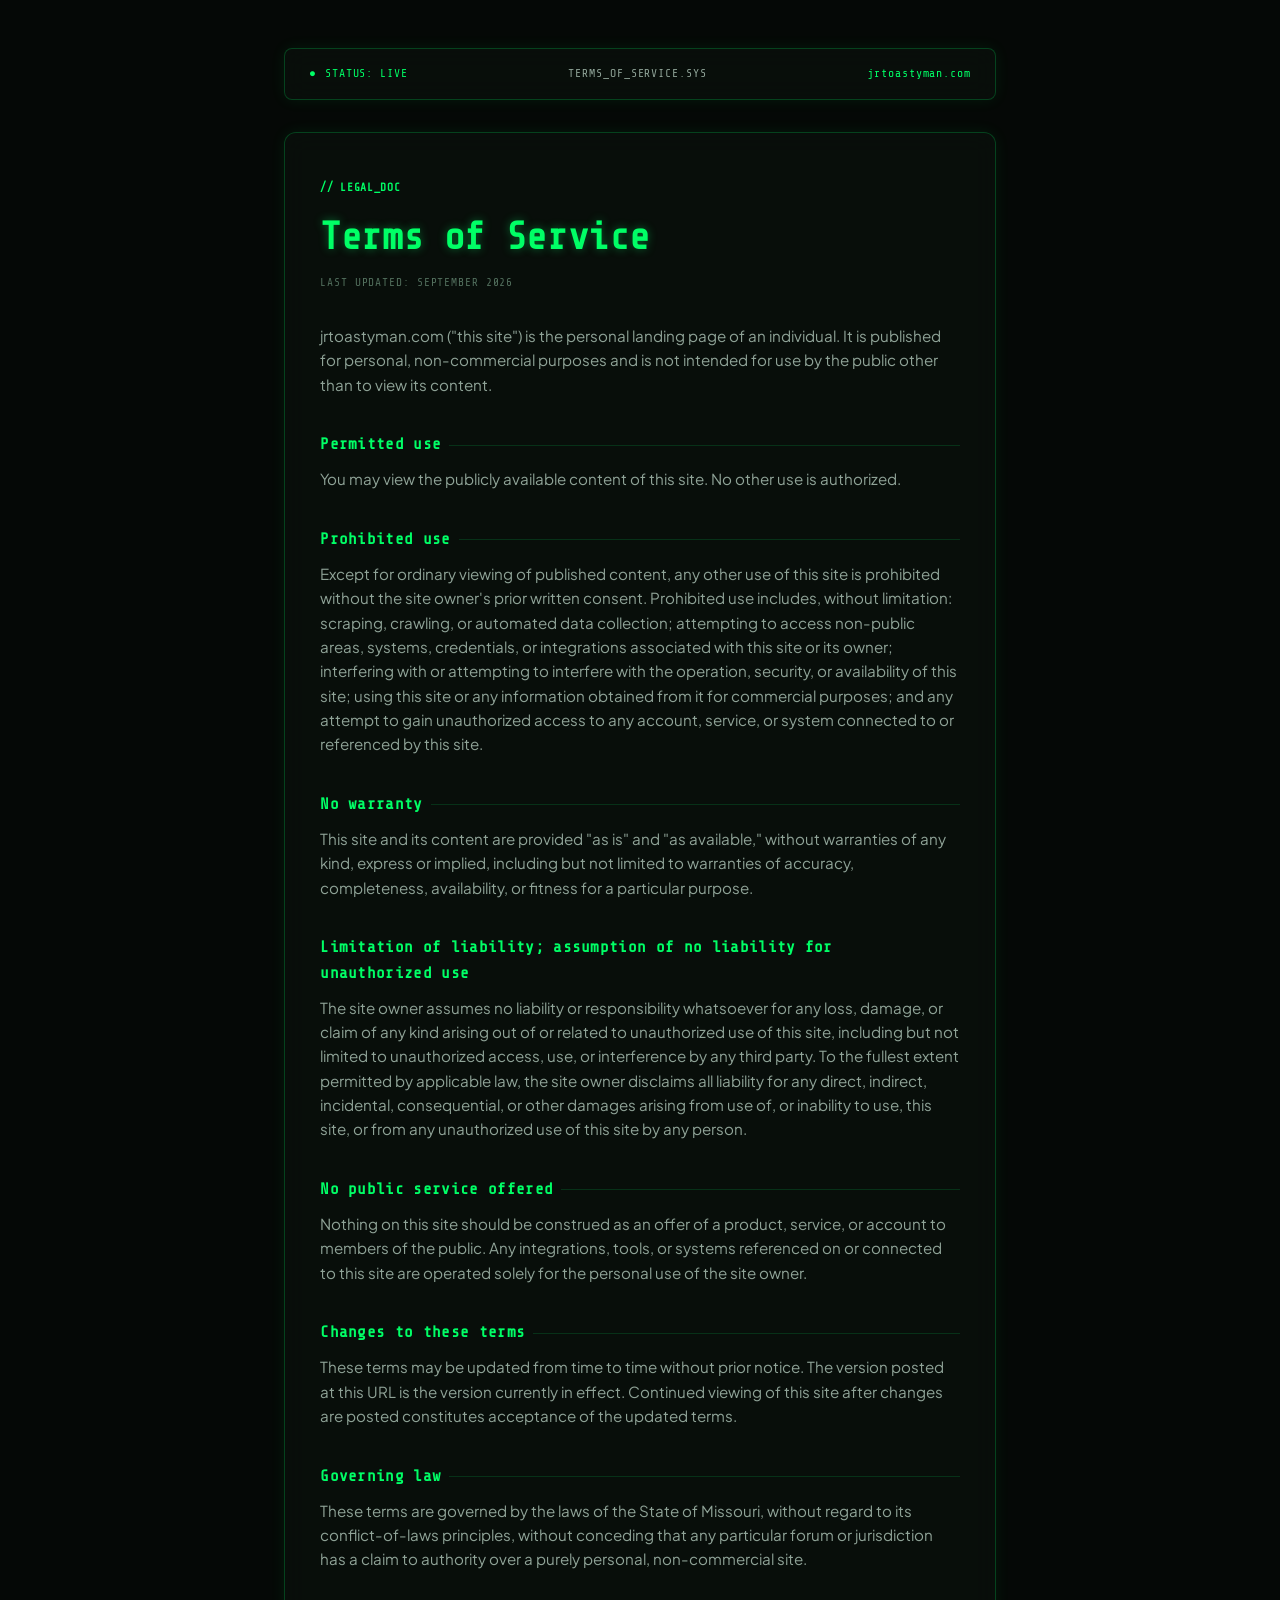
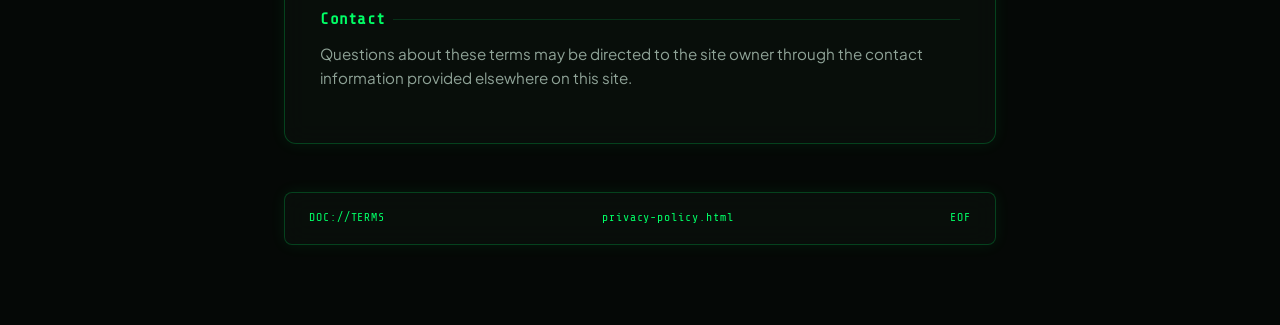
<file: terms-of-service.html>
<!DOCTYPE html>
<html lang="en">
<head>
<meta charset="UTF-8">
<meta name="viewport" content="width=device-width, initial-scale=1.0">
<title>Terms of Service | jrtoastyman.com</title>
<link rel="preconnect" href="https://fonts.googleapis.com">
<link rel="preconnect" href="https://fonts.gstatic.com" crossorigin>
<link href="https://fonts.googleapis.com/css2?family=Outfit:wght@600;700;800&family=Plus+Jakarta+Sans:wght@400;500;600&family=Share+Tech+Mono&display=swap" rel="stylesheet">
<style>
  :root {
    --bg-canvas: #050806;
    --bg-panel: rgba(10, 16, 12, 0.75);
    --border-color: rgba(0, 255, 102, 0.22);
    --border-color-hover: rgba(0, 255, 102, 0.6);
    --text-main: #e2e8f0;
    --text-muted: #8fa397;
    --text-light: #526f5d;
    --accent-green: #00ff66;
    --font-head: 'Outfit', sans-serif;
    --font-body: 'Plus Jakarta Sans', sans-serif;
    --font-mono: 'Share Tech Mono', monospace;
    --shadow-glow: 0 0 15px rgba(0, 255, 102, 0.08);
  }

  *, *::before, *::after { box-sizing: border-box; margin: 0; padding: 0; }

  html { background-color: var(--bg-canvas); }

  body {
    background: var(--bg-canvas);
    color: var(--text-main);
    font-family: var(--font-body);
    min-height: 100vh;
    line-height: 1.6;
    position: relative;
  }

  .grid-lines {
    position: fixed;
    inset: 0;
    background-size: 60px 60px;
    background-image: radial-gradient(rgba(0, 255, 102, 0.05) 1.2px, transparent 1.2px);
    z-index: -1;
    pointer-events: none;
  }

  .page-wrapper {
    max-width: 760px;
    margin: 0 auto;
    padding: 3rem 1.5rem 5rem;
    position: relative;
    z-index: 2;
  }

  .hud-header, .hud-footer {
    display: flex;
    justify-content: space-between;
    align-items: center;
    padding: 1rem 1.5rem;
    border: 1px solid var(--border-color);
    background: var(--bg-panel);
    backdrop-filter: blur(12px);
    -webkit-backdrop-filter: blur(12px);
    border-radius: 8px;
    box-shadow: var(--shadow-glow);
    font-family: var(--font-mono);
    font-size: 0.72rem;
    letter-spacing: 0.08em;
    color: var(--accent-green);
  }

  .hud-header { margin-bottom: 2rem; }
  .hud-footer { margin-top: 3rem; }

  .header-left { display: flex; align-items: center; gap: 0.5rem; }

  .pulse-indicator {
    color: var(--accent-green);
    animation: indicator-fade 1.5s infinite alternate ease-in-out;
  }

  @keyframes indicator-fade { 0% { opacity: 0.3; } 100% { opacity: 1; } }

  .header-center, .center-item { color: var(--text-muted); font-weight: 500; }

  .panel {
    position: relative;
    background: var(--bg-panel);
    border: 1px solid var(--border-color);
    border-radius: 12px;
    backdrop-filter: blur(12px);
    -webkit-backdrop-filter: blur(12px);
    box-shadow: var(--shadow-glow);
    padding: 2.4rem 2.2rem;
  }

  .doc-tag {
    font-family: var(--font-mono);
    font-size: 0.7rem;
    letter-spacing: 0.06em;
    text-transform: uppercase;
    color: var(--accent-green);
    margin-bottom: 0.6rem;
    display: inline-block;
    font-weight: bold;
  }

  h1 {
    font-family: var(--font-mono);
    font-size: clamp(1.8rem, 4vw, 2.4rem);
    font-weight: 700;
    color: var(--accent-green);
    text-shadow: 0 0 10px rgba(0, 255, 102, 0.4);
    letter-spacing: -0.01em;
    margin-bottom: 0.4rem;
  }

  .updated {
    font-family: var(--font-mono);
    font-size: 0.7rem;
    letter-spacing: 0.08em;
    text-transform: uppercase;
    color: var(--text-light);
    margin-bottom: 2rem;
  }

  h2 {
    font-family: var(--font-mono);
    font-size: 1rem;
    letter-spacing: 0.02em;
    color: var(--accent-green);
    margin-top: 2.2rem;
    margin-bottom: 0.6rem;
    display: flex;
    align-items: center;
    gap: 0.5rem;
  }

  h2::after {
    content: '';
    flex-grow: 1;
    height: 1px;
    background: rgba(0, 255, 102, 0.15);
  }

  p {
    font-size: 0.95rem;
    color: var(--text-muted);
    margin-bottom: 0.9rem;
  }

  a {
    color: var(--accent-green);
    text-decoration: none;
    border-bottom: 1px solid rgba(0, 255, 102, 0.3);
    transition: all 0.25s ease;
  }

  a:hover {
    color: #ffffff;
    border-color: var(--accent-green);
    text-shadow: 0 0 6px rgba(0, 255, 102, 0.5);
  }

  @media (max-width: 600px) {
    .page-wrapper { padding: 1.2rem 1rem 3rem; }
    .panel { padding: 1.6rem 1.3rem; }
    .hud-header, .hud-footer { flex-direction: column; gap: 0.4rem; text-align: center; }
  }

  @media (prefers-reduced-motion: reduce) {
    .pulse-indicator { animation: none !important; }
  }
</style>
</head>
<body>

<div class="grid-lines"></div>

<div class="page-wrapper">

  <div class="hud-header">
    <div class="header-left"><span class="pulse-indicator">●</span> STATUS: LIVE</div>
    <div class="header-center">TERMS_OF_SERVICE.SYS</div>
    <div class="header-right">jrtoastyman.com</div>
  </div>

  <div class="panel">
    <span class="doc-tag">// legal_doc</span>
    <h1>Terms of Service</h1>
    <p class="updated">Last updated: September 2026</p>

    <p>jrtoastyman.com ("this site") is the personal landing page of an individual. It is published for personal, non-commercial purposes and is not intended for use by the public other than to view its content.</p>

    <h2>Permitted use</h2>
    <p>You may view the publicly available content of this site. No other use is authorized.</p>

    <h2>Prohibited use</h2>
    <p>Except for ordinary viewing of published content, any other use of this site is prohibited without the site owner's prior written consent. Prohibited use includes, without limitation: scraping, crawling, or automated data collection; attempting to access non-public areas, systems, credentials, or integrations associated with this site or its owner; interfering with or attempting to interfere with the operation, security, or availability of this site; using this site or any information obtained from it for commercial purposes; and any attempt to gain unauthorized access to any account, service, or system connected to or referenced by this site.</p>

    <h2>No warranty</h2>
    <p>This site and its content are provided "as is" and "as available," without warranties of any kind, express or implied, including but not limited to warranties of accuracy, completeness, availability, or fitness for a particular purpose.</p>

    <h2>Limitation of liability; assumption of no liability for unauthorized use</h2>
    <p>The site owner assumes no liability or responsibility whatsoever for any loss, damage, or claim of any kind arising out of or related to unauthorized use of this site, including but not limited to unauthorized access, use, or interference by any third party. To the fullest extent permitted by applicable law, the site owner disclaims all liability for any direct, indirect, incidental, consequential, or other damages arising from use of, or inability to use, this site, or from any unauthorized use of this site by any person.</p>

    <h2>No public service offered</h2>
    <p>Nothing on this site should be construed as an offer of a product, service, or account to members of the public. Any integrations, tools, or systems referenced on or connected to this site are operated solely for the personal use of the site owner.</p>

    <h2>Changes to these terms</h2>
    <p>These terms may be updated from time to time without prior notice. The version posted at this URL is the version currently in effect. Continued viewing of this site after changes are posted constitutes acceptance of the updated terms.</p>

    <h2>Governing law</h2>
    <p>These terms are governed by the laws of the State of Missouri, without regard to its conflict-of-laws principles, without conceding that any particular forum or jurisdiction has a claim to authority over a purely personal, non-commercial site.</p>

    <h2>Contact</h2>
    <p>Questions about these terms may be directed to the site owner through the contact information provided elsewhere on this site.</p>
  </div>

  <div class="hud-footer">
    <div>DOC://TERMS</div>
    <div class="center-item"><a href="/privacy-policy.html" style="border:none;">privacy-policy.html</a></div>
    <div>EOF</div>
  </div>

</div>

</body>
</html>
</file>
<file: style.css>
/* ══════════════════ MATRIX DIGITAL RAIN & TERMINAL STYLESHEET ══════════════════ */
:root {
  /* Pitch-Black Obsidian & Neon Terminal Colors */
  --bg-canvas: #050806;       /* Pure terminal black */
  --bg-panel: rgba(10, 16, 12, 0.75); /* Transparent obsidian glass */
  --border-color: rgba(0, 255, 102, 0.22); /* Glowing green hairline border */
  --border-color-hover: rgba(0, 255, 102, 0.6);
  
  --text-main: #e2e8f0;      /* Terminal bright white */
  --text-muted: #8fa397;     /* Cool Matrix grey */
  --text-light: #526f5d;     /* Deep terminal forest grey */
  
  /* Matrix Neon Greens */
  --accent-green: #00ff66;   /* Active terminal green */
  --accent-green-dim: rgba(0, 255, 102, 0.15);
  
  --font-head: 'Outfit', sans-serif;
  --font-body: 'Plus Jakarta Sans', sans-serif;
  --font-mono: 'Share Tech Mono', monospace;
  
  /* Glowing Neon Shadows */
  --shadow-glow: 0 0 15px rgba(0, 255, 102, 0.08);
  --shadow-glow-hover: 0 0 25px rgba(0, 255, 102, 0.25), 
                        inset 0 0 10px rgba(0, 255, 102, 0.08);
  
  --card-border-radius: 12px;
}

/* ── Reset & Base Styles ── */
*, *::before, *::after {
  box-sizing: border-box;
  margin: 0;
  padding: 0;
}

html {
  scroll-behavior: smooth;
  background-color: var(--bg-canvas);
}

body {
  background: transparent;
  color: var(--text-main);
  font-family: var(--font-body);
  min-height: 100vh;
  overflow-x: hidden;
  line-height: 1.5;
}

/* ── HTML5 Canvas Background Position ── */
#matrix-canvas {
  position: fixed;
  inset: 0;
  width: 100vw;
  height: 100vh;
  z-index: -2;
  pointer-events: none;
  background-color: var(--bg-canvas);
}

.grid-lines {
  position: fixed;
  inset: 0;
  background-size: 60px 60px;
  background-image: 
    radial-gradient(rgba(0, 255, 102, 0.05) 1.2px, transparent 1.2px);
  z-index: -1;
  pointer-events: none;
}

.scanlines, .vignette {
  display: none;
}

/* ── Page Layout Wrapper ── */
.page-wrapper {
  max-width: 1250px;
  margin: 0 auto;
  padding: 3rem 1.5rem 5rem;
  position: relative;
  z-index: 2;
}

/* ── Active Terminal HUD Header ── */
.hud-header {
  width: 100%;
  display: flex;
  justify-content: space-between;
  align-items: center;
  padding: 1rem 1.5rem;
  border: 1px solid var(--border-color);
  background: var(--bg-panel);
  backdrop-filter: blur(12px);
  -webkit-backdrop-filter: blur(12px);
  border-radius: 8px;
  box-shadow: var(--shadow-glow);
  font-family: var(--font-mono);
  font-size: 0.72rem;
  letter-spacing: 0.08em;
  color: var(--accent-green);
  margin-bottom: 2rem;
}

.header-left {
  display: flex;
  align-items: center;
  gap: 0.5rem;
}

.pulse-indicator {
  color: var(--accent-green);
  font-size: 0.7rem;
  animation: indicator-fade 1.5s infinite alternate ease-in-out;
}

@keyframes indicator-fade {
  0% { opacity: 0.3; }
  100% { opacity: 1; }
}

.header-center {
  color: var(--text-muted);
}

.header-right {
  font-weight: 500;
}

/* ══════════════════ BENTO GRID ══════════════════ */
.bento-grid {
  display: grid;
  grid-template-columns: repeat(3, 1fr);
  gap: 1.5rem;
  margin-bottom: 3rem;
}

/* ── Obsidian Glowing Card Casing ── */
.bento-card {
  position: relative;
  background: var(--bg-panel);
  border: 1px solid var(--border-color);
  border-radius: var(--card-border-radius);
  backdrop-filter: blur(12px);
  -webkit-backdrop-filter: blur(12px);
  overflow: hidden;
  display: flex;
  flex-direction: column;
  justify-content: space-between;
  box-shadow: var(--shadow-glow);
  transition: transform 0.4s cubic-bezier(0.16, 1, 0.3, 1), 
              box-shadow 0.4s cubic-bezier(0.16, 1, 0.3, 1), 
              border-color 0.4s ease;
  text-decoration: none;
  color: inherit;
}

.bento-card:hover {
  transform: scale(1.015) translateY(-2px);
  border-color: var(--border-color-hover);
  box-shadow: var(--shadow-glow-hover);
}

/* ── Green Laser Sweep Casing Line ── */
.bento-card::before {
  content: '';
  position: absolute;
  top: -100%;
  left: 0;
  width: 100%;
  height: 4px;
  background: linear-gradient(90deg, transparent, rgba(0, 255, 102, 0.6), transparent);
  z-index: 10;
  pointer-events: none;
}

.bento-card:hover::before {
  animation: laser-sweep 1.4s ease-in-out infinite;
}

@keyframes laser-sweep {
  0% { top: -10%; }
  100% { top: 110%; }
}

.card-glow, .card-diagnostics {
  display: none;
}

.card-content {
  position: relative;
  z-index: 3;
  padding: 2.2rem;
  height: 100%;
  display: flex;
  flex-direction: column;
  justify-content: space-between;
}

/* Command Prompt Dividers */
.card-num-strip {
  font-family: var(--font-mono);
  font-size: 0.68rem;
  font-weight: bold;
  letter-spacing: 0.05em;
  color: var(--text-light);
  display: flex;
  align-items: center;
  gap: 0.5rem;
  margin-bottom: 0.8rem;
}

.card-num-strip::after {
  content: '';
  flex-grow: 1;
  height: 1px;
  background: rgba(0, 255, 102, 0.15);
}

.card-tag {
  font-family: var(--font-mono);
  font-size: 0.7rem;
  letter-spacing: 0.06em;
  text-transform: uppercase;
  color: var(--accent-green);
  margin-bottom: 0.4rem;
  display: inline-block;
  font-weight: bold;
}

/* Terminals Plaintext Headers */
.card-heading {
  font-family: var(--font-mono);
  font-size: 1.4rem;
  font-weight: 700;
  line-height: 1.25;
  color: var(--accent-green);
  margin-bottom: 0.6rem;
  letter-spacing: -0.015em;
  text-shadow: 0 0 4px rgba(0, 255, 102, 0.35);
}

.card-desc {
  font-size: 0.88rem;
  color: var(--text-muted);
  line-height: 1.6;
  font-weight: 400;
}

/* ══════════════════ GREEN SCHEMATIC VECLINES ══════════════════ */
.card-image-wrapper {
  width: 100%;
  height: 180px;
  overflow: hidden;
  position: relative;
  background: rgba(5, 8, 6, 0.5);
  border-bottom: 1px solid var(--border-color);
  display: flex;
  align-items: center;
  justify-content: center;
  padding: 1rem;
}

.schematic-svg {
  width: 100%;
  height: 100%;
  stroke: rgba(0, 255, 102, 0.4);
  stroke-width: 1.2;
  fill: none;
  stroke-linecap: round;
  stroke-linejoin: round;
  transition: all 0.4s ease;
}

.bento-card:hover .schematic-svg {
  stroke: var(--accent-green);
  filter: drop-shadow(0 0 5px rgba(0, 255, 102, 0.6));
}

/* Scope matrix lines */
.schematic-grid {
  stroke: rgba(0, 255, 102, 0.05);
  stroke-width: 0.8;
}

/* ── 1. Disney Flag Wave & Glowing Sparkles ── */
.castle-flag {
  transform-origin: 80px 18px;
}
.bento-card:hover .castle-flag {
  animation: flag-wave 2.5s ease-in-out infinite alternate;
  fill: rgba(0, 255, 102, 0.15);
}

@keyframes flag-wave {
  0% { transform: skewY(-1deg) scaleX(0.98); }
  100% { transform: skewY(5deg) scaleX(1.02); }
}

.magic-sparkle {
  opacity: 0.2;
  fill: none;
  stroke: rgba(0, 255, 102, 0.3);
  stroke-width: 0.8;
  transition: all 0.4s;
}

.bento-card:hover .magic-sparkle {
  opacity: 1;
  stroke: var(--accent-green);
  fill: rgba(0, 255, 102, 0.1);
}

.bento-card:hover .sparkle-1 {
  animation: sparkle-pulse 2s ease-in-out infinite alternate;
}
.bento-card:hover .sparkle-2 {
  animation: sparkle-pulse 2s ease-in-out infinite alternate;
  animation-delay: 1s;
}

@keyframes sparkle-pulse {
  0% { transform: scale(0.9); }
  100% { transform: scale(1.1); }
}

/* ── 2. Shower Sommelier Bubbles ── */
.somm-bubble {
  opacity: 0;
  fill: none;
  stroke: var(--accent-green);
  stroke-width: 0.8;
}

.bento-card:hover .somm-bubble {
  animation: bubble-float 3s infinite linear;
}

.bento-card:hover .bubble-1 { animation-delay: 0s; }
.bento-card:hover .bubble-2 { animation-delay: 1s; }
.bento-card:hover .bubble-3 { animation-delay: 2s; }

@keyframes bubble-float {
  0% {
    transform: translateY(12px);
    opacity: 0;
  }
  20% { opacity: 0.7; }
  50% { transform: translateY(-4px) translateX(1px); opacity: 0.5; }
  100% {
    transform: translateY(-24px);
    opacity: 0;
  }
}

/* ── 3. Zen Orbit Traveler ── */
.zen-traveler {
  fill: rgba(0, 255, 102, 0.4);
  stroke: none;
  transition: fill 0.4s;
}

.bento-card:hover .zen-traveler {
  fill: var(--accent-green);
  animation: zen-orbit 10s linear infinite;
  transform-origin: 80px 50px;
}

@keyframes zen-orbit {
  from { transform: rotate(0deg); }
  to { transform: rotate(360deg); }
}

/* ── 4. Pro Scales Swaying ── */
.scale-beam {
  transform-origin: 80px 42px;
  transition: transform 0.4s ease;
}

.scale-pan-left, .scale-pan-right {
  transform-origin: inherit;
  transition: transform 0.4s ease;
}

.bento-card:hover .scale-beam {
  animation: scale-sway 3.5s ease-in-out infinite alternate;
}

.bento-card:hover .scale-pan-left {
  animation: pan-sway-left 3.5s ease-in-out infinite alternate;
}

.bento-card:hover .scale-pan-right {
  animation: pan-sway-right 3.5s ease-in-out infinite alternate;
}

@keyframes scale-sway {
  0% { transform: rotate(-2deg); }
  100% { transform: rotate(2deg); }
}

@keyframes pan-sway-left {
  0% { transform: translate(-0.8px, 0.3px); }
  100% { transform: translate(0.8px, -0.3px); }
}

@keyframes pan-sway-right {
  0% { transform: translate(-0.8px, -0.3px); }
  100% { transform: translate(0.8px, 0.3px); }
}


/* ══════════════════ CARD SPECIFICS ══════════════════ */

/* ── 1. Hero Card ── */
.hero-card {
  grid-column: span 2;
}

.hero-block {
  margin-bottom: 1.5rem;
}

.hero-subtitle {
  font-family: var(--font-mono);
  font-size: 0.82rem;
  letter-spacing: 0.15em;
  text-transform: uppercase;
  color: var(--text-muted);
  font-weight: 600;
}

.hero-title {
  font-family: var(--font-mono);
  font-size: clamp(2.8rem, 5.5vw, 4.2rem);
  font-weight: 800;
  letter-spacing: -0.01em;
  line-height: 1.0;
  color: var(--accent-green);
  margin-top: 0.2rem;
  text-shadow: 0 0 10px rgba(0, 255, 102, 0.4);
}

.hero-title span {
  color: var(--text-main);
  text-shadow: 0 0 12px rgba(255, 255, 255, 0.4);
}

.hero-details {
  font-family: var(--font-mono);
  font-size: 0.68rem;
  letter-spacing: 0.08em;
  color: var(--text-light);
  margin-top: 0.6rem;
  text-transform: uppercase;
}

.hero-bio {
  max-width: 640px;
  margin-bottom: 1.5rem;
}

.hero-bio p {
  font-size: 1.02rem;
  color: var(--text-muted);
  font-weight: 400;
  line-height: 1.65;
  margin-bottom: 0.6rem;
}

/* Decrypted tag Pills */
.tag-cloud {
  display: flex;
  flex-wrap: wrap;
  gap: 0.5rem;
  margin-top: 1.2rem;
}

.tag {
  font-family: var(--font-mono);
  font-size: 0.72rem;
  font-weight: 500;
  color: var(--accent-green);
  background: rgba(0, 255, 102, 0.03);
  border: 1px solid rgba(0, 255, 102, 0.25);
  padding: 0.35rem 0.85rem;
  border-radius: 4px;
  display: inline-flex;
  align-items: center;
  gap: 0.35rem;
  transition: all 0.25s ease;
}

.tag:hover {
  transform: translateY(-2px);
  background: rgba(0, 255, 102, 0.12);
  border-color: var(--accent-green);
  color: #ffffff;
  box-shadow: 0 0 12px rgba(0, 255, 102, 0.3);
}

/* ── 2. Socials Card (Span 1) ── */
.socials-card {
  grid-column: span 1;
}

.socials-list {
  display: flex;
  flex-direction: column;
  gap: 0.55rem;
  margin-top: 0.8rem;
  width: 100%;
}

.social-item {
  display: flex;
  align-items: center;
  gap: 0.8rem;
  padding: 0.75rem 0.95rem;
  background: rgba(5, 8, 6, 0.3);
  border: 1px solid rgba(0, 255, 102, 0.15);
  border-radius: 8px;
  text-decoration: none;
  color: var(--text-muted);
  transition: all 0.3s cubic-bezier(0.16, 1, 0.3, 1);
  font-family: var(--font-mono);
}

.social-icon {
  width: 28px;
  height: 28px;
  border-radius: 6px;
  background: rgba(0, 255, 102, 0.03);
  border: 1px solid rgba(0, 255, 102, 0.2);
  display: flex;
  align-items: center;
  justify-content: center;
  font-size: 0.85rem;
  transition: all 0.3s ease;
}

.social-info {
  display: flex;
  flex-direction: column;
  flex-grow: 1;
}

.social-name {
  font-family: var(--font-mono);
  font-size: 0.85rem;
  font-weight: 600;
  color: var(--text-main);
}

.social-handle {
  font-size: 0.65rem;
  color: var(--text-light);
}

.social-arrow {
  font-family: var(--font-mono);
  font-size: 0.75rem;
  color: var(--text-light);
  opacity: 0.5;
  transform: translateX(-3px);
  transition: all 0.3s ease;
}

.social-item:hover {
  transform: translateX(4px);
  border-color: var(--accent-green);
  background: rgba(0, 255, 102, 0.05);
  color: var(--accent-green);
  box-shadow: 0 0 12px rgba(0, 255, 102, 0.15);
}

.social-item:hover .social-name {
  color: var(--accent-green);
  text-shadow: 0 0 4px rgba(0, 255, 102, 0.4);
}

.social-item:hover .social-arrow {
  opacity: 1;
  transform: translateX(0);
  color: var(--accent-green);
}

.social-item:hover .social-icon {
  transform: scale(1.05);
  background: rgba(0, 255, 102, 0.1);
  border-color: var(--accent-green);
}


/* ── 3. Disney & 5. Sommelier Cards ── */
.disney-card {
  grid-column: span 1;
}

.sommelier-card {
  grid-column: span 2;
  flex-direction: row-reverse; /* Image on right, content on left */
}

.sommelier-card .card-content {
  width: 55%;
  padding: 2rem;
  justify-content: space-between;
}

.sommelier-card .card-image-wrapper {
  width: 45%;
  height: 100%;
  border-bottom: none;
  border-left: 1px solid var(--border-color);
}

.disney-card .card-content {
  padding: 1.8rem;
  justify-content: flex-start;
  gap: 0.5rem;
}

.card-link {
  font-family: var(--font-mono);
  font-size: 0.75rem;
  font-weight: 600;
  letter-spacing: 0.04em;
  color: var(--accent-green);
  text-transform: uppercase;
  border: 1px solid rgba(0, 255, 102, 0.25);
  background: rgba(0, 255, 102, 0.03);
  border-radius: 4px;
  padding: 0.45rem 1rem;
  margin-top: 1rem;
  display: inline-flex;
  align-items: center;
  justify-content: center;
  gap: 0.35rem;
  transition: all 0.3s cubic-bezier(0.16, 1, 0.3, 1);
  align-self: flex-start;
}

.card-link:hover {
  background: rgba(0, 255, 102, 0.1);
  border-color: var(--accent-green);
  transform: translateY(-2px);
  box-shadow: 0 0 12px rgba(0, 255, 102, 0.2);
  color: #ffffff;
}

/* ── 3. Shower Sommelier Link list ── */
.sommelier-links {
  display: flex;
  flex-direction: column;
  gap: 0.5rem;
  margin-top: 0.8rem;
  width: 100%;
}

.somm-link {
  display: flex;
  align-items: center;
  gap: 0.6rem;
  padding: 0.65rem 0.85rem;
  background: rgba(5, 8, 6, 0.3);
  border: 1px solid rgba(0, 255, 102, 0.15);
  border-radius: 8px;
  text-decoration: none;
  color: var(--text-muted);
  font-size: 0.78rem;
  transition: all 0.3s cubic-bezier(0.16, 1, 0.3, 1);
  font-family: var(--font-mono);
}

.somm-text {
  flex-grow: 1;
  font-family: var(--font-mono);
  font-weight: 600;
  color: var(--text-main);
}

.somm-arrow {
  font-family: var(--font-mono);
  color: var(--text-light);
}

.somm-link:hover {
  transform: translateX(3px);
  border-color: var(--accent-green);
  background: rgba(0, 255, 102, 0.05);
  color: var(--accent-green);
  box-shadow: 0 0 12px rgba(0, 255, 102, 0.15);
}

.somm-link:hover .somm-text {
  color: var(--accent-green);
}


/* ── 4. Zen Card (Minimal Span 1) ── */
.zen-card {
  grid-column: span 1;
  flex-direction: column;
}

.zen-card .card-content {
  width: 100%;
  padding: 1.8rem;
  justify-content: flex-start;
  gap: 0.5rem;
}

.zen-card .card-image-wrapper {
  width: 100%;
  height: 140px;
  border-bottom: none;
  border-top: 1px solid var(--border-color);
}

.youtube-badge {
  display: inline-flex;
  align-items: center;
  gap: 0.5rem;
  background: rgba(239, 68, 68, 0.05);
  border: 1px solid rgba(239, 68, 68, 0.25);
  color: #ef4444;
  padding: 0.5rem 1.1rem;
  border-radius: 4px;
  font-family: var(--font-mono);
  font-size: 0.72rem;
  letter-spacing: 0.04em;
  text-transform: uppercase;
  margin-top: 1rem;
  font-weight: 600;
  align-self: flex-start;
  transition: all 0.3s cubic-bezier(0.16, 1, 0.3, 1);
}

.zen-card:hover .youtube-badge {
  background: #ef4444;
  color: #ffffff;
  transform: translateY(-2px);
  box-shadow: 0 0 12px rgba(239, 68, 68, 0.3);
}


/* ── 6. Pro Card (Span 2) ── */
.pro-card {
  grid-column: span 2;
}

.pro-header-wrapper {
  margin-bottom: 0.5rem;
}

.pro-desc {
  font-size: 0.95rem;
  color: var(--text-muted);
  line-height: 1.6;
}

.pro-desc strong {
  color: var(--text-main);
  font-weight: 600;
}

.pro-links {
  display: grid;
  grid-template-columns: repeat(auto-fit, minmax(220px, 1fr));
  gap: 0.8rem;
  margin-top: 1.2rem;
}

.pro-link-button {
  display: flex;
  align-items: center;
  gap: 0.8rem;
  padding: 0.85rem 1.05rem;
  background: rgba(5, 8, 6, 0.3);
  border: 1px solid rgba(0, 255, 102, 0.15);
  border-radius: 8px;
  text-decoration: none;
  color: var(--text-muted);
  transition: all 0.3s cubic-bezier(0.16, 1, 0.3, 1);
  font-family: var(--font-mono);
}

.pro-icon {
  font-size: 1.1rem;
}

.pro-text {
  display: flex;
  flex-direction: column;
  flex-grow: 1;
}

.pro-title {
  font-family: var(--font-mono);
  font-size: 0.85rem;
  font-weight: 600;
  text-transform: uppercase;
  color: var(--text-main);
}

.pro-subtitle {
  font-size: 0.65rem;
  color: var(--text-light);
}

.pro-link-button .arrow {
  font-family: var(--font-mono);
  color: var(--text-light);
  transition: transform 0.3s ease;
}

.pro-link-button:hover {
  border-color: var(--accent-green);
  background: rgba(0, 255, 102, 0.05);
  color: var(--accent-green);
  transform: translateY(-2px);
  box-shadow: 0 0 12px rgba(0, 255, 102, 0.15);
}

.pro-link-button:hover .pro-title {
  color: var(--accent-green);
  text-shadow: 0 0 4px rgba(0, 255, 102, 0.4);
}

.pro-link-button:hover .arrow {
  transform: translateX(3px);
  color: var(--accent-green);
}


/* ══════════════════ FOOTER METRICS ══════════════════ */
.hud-footer {
  display: flex;
  justify-content: space-between;
  align-items: center;
  border: 1px solid var(--border-color);
  background: var(--bg-panel);
  padding: 0.8rem 1.5rem;
  border-radius: 8px;
  box-shadow: var(--shadow-glow);
  font-family: var(--font-mono);
  font-size: 0.7rem;
  letter-spacing: 0.08em;
  color: var(--accent-green);
  margin-top: 2rem;
}

.center-item {
  color: var(--text-muted);
  font-weight: 500;
}


/* ══════════════════ RESPONSIVE LAYOUTS ══════════════════ */

/* Tablet (under 992px) */
@media (max-width: 992px) {
  .bento-grid {
    grid-template-columns: repeat(2, 1fr);
  }
  
  .hero-card {
    grid-column: span 2;
  }
  
  .disney-card {
    grid-column: span 1;
  }
  
  .sommelier-card {
    grid-column: span 1;
    flex-direction: column;
  }
  
  .sommelier-card .card-content, .sommelier-card .card-image-wrapper {
    width: 100%;
  }
  
  .sommelier-card .card-image-wrapper {
    height: 160px;
    border-left: none;
    border-bottom: 1px solid var(--border-color);
  }
  
  .zen-card {
    grid-column: span 1;
  }
  
  .socials-card {
    grid-column: span 1;
  }
  
  .pro-card {
    grid-column: span 2;
  }
}

/* Mobile (under 720px) */
@media (max-width: 720px) {
  .bento-grid {
    grid-template-columns: 1fr;
    gap: 1.2rem;
  }
  
  .hero-card, .disney-card, .sommelier-card, .zen-card, .socials-card, .pro-card {
    grid-column: span 1;
  }
  
  .page-wrapper {
    padding: 1rem 1rem 3rem;
  }
  
  .hero-title {
    font-size: 2.4rem;
  }
  
  .card-heading {
    font-size: 1.25rem;
  }

  .hud-footer {
    flex-direction: column;
    gap: 0.4rem;
    text-align: center;
    font-size: 0.65rem;
    padding: 0.8rem;
  }
}

/* Reduced Motion Override */
@media (prefers-reduced-motion: reduce) {
  #matrix-canvas {
    display: none !important;
  }
  .pulse-indicator,
  .castle-flag,
  .magic-sparkle,
  .somm-bubble,
  .zen-traveler,
  .scale-beam,
  .scale-pan-left,
  .scale-pan-right {
    animation: none !important;
    transform: none !important;
    transition: none !important;
  }
  .bento-card:hover {
    transform: none !important;
    box-shadow: var(--shadow-glow) !important;
  }
}
</file>
